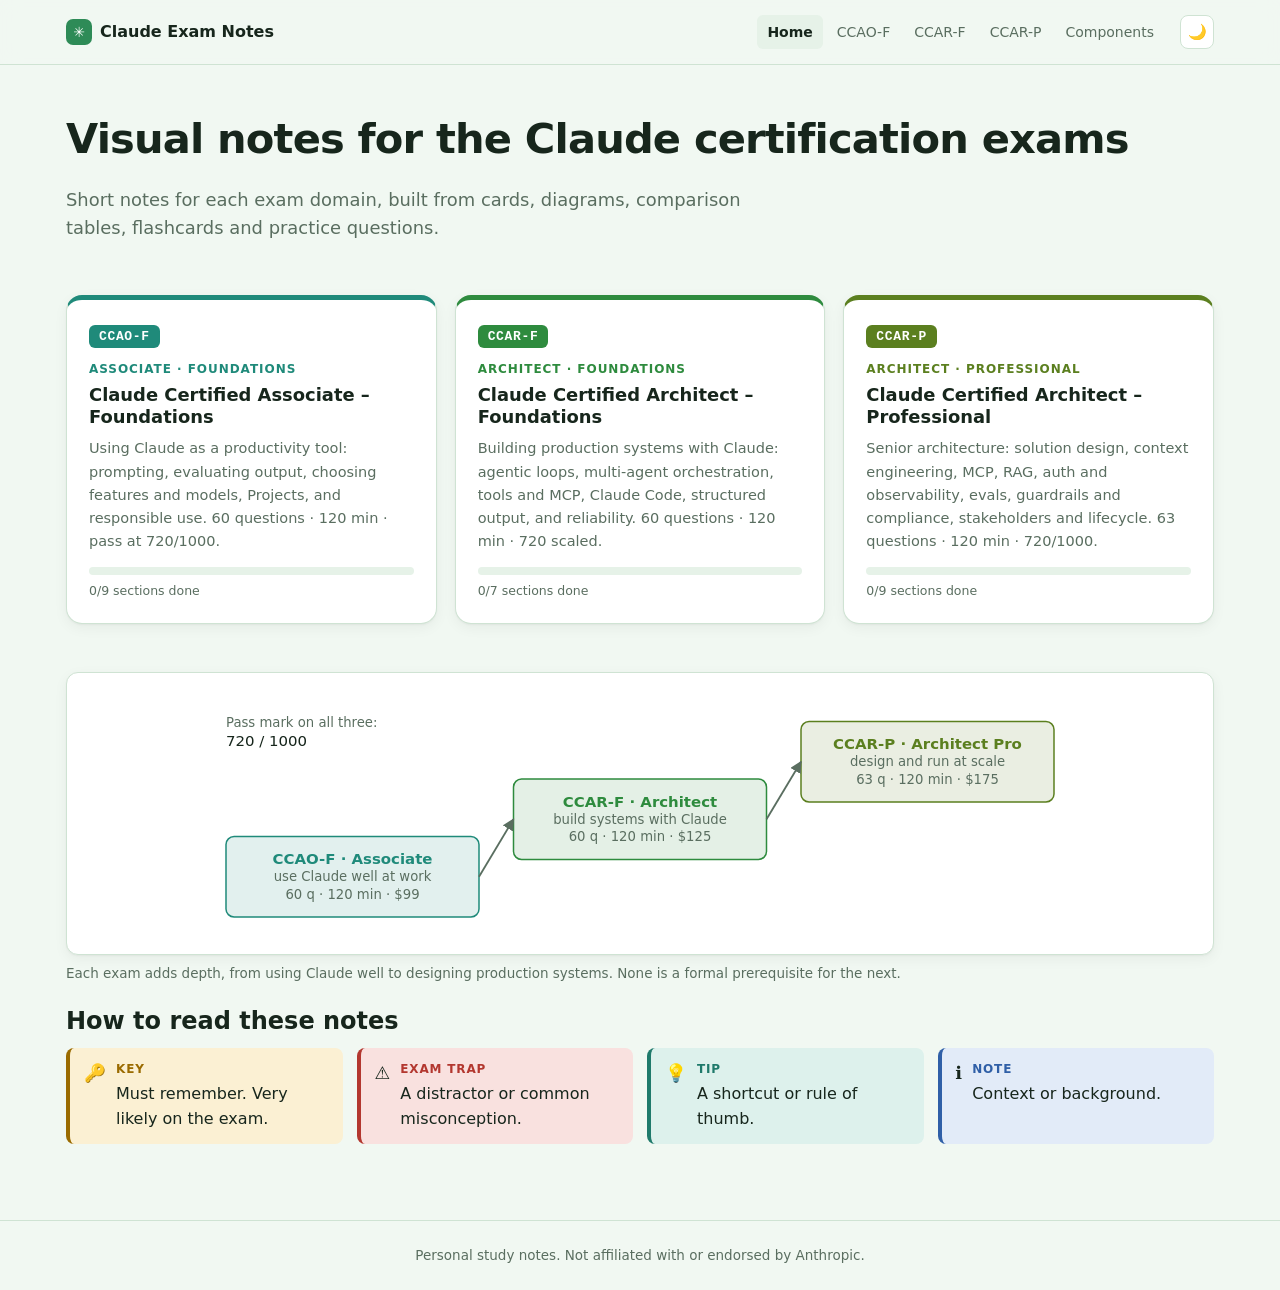
<file: index.html>
<!doctype html>
<html lang="en">
<head>
  <meta charset="utf-8">
  <meta name="viewport" content="width=device-width, initial-scale=1">
  <meta name="theme-color" content="#f1f8f2">
  <title>Claude Exam Notes</title>
  <meta name="description" content="Short, visual study notes for the Anthropic Claude certification exams: CCAO-F, CCAR-F and CCAR-P.">
  <link rel="icon" href="data:image/svg+xml,<svg xmlns='http://www.w3.org/2000/svg' viewBox='0 0 100 100'><text y='.9em' font-size='90'>✳️</text></svg>">
  <link rel="stylesheet" href="assets/css/style.css">
</head>
<body>
  <header class="site-header">
    <div class="inner">
      <a class="brand" href="index.html"><span class="logo">✳</span> Claude Exam Notes</a>
      <nav class="nav">
        <a href="index.html" aria-current="page">Home</a>
        <a href="exams/ccao-f.html">CCAO-F</a>
        <a href="exams/ccar-f.html">CCAR-F</a>
        <a href="exams/ccar-p.html">CCAR-P</a>
        <a href="components.html">Components</a>
      </nav>
      <button class="icon-btn" data-theme-toggle type="button"></button>
    </div>
  </header>

  <main class="container">
    <section class="hero">
      <h1>Visual notes for the Claude certification exams</h1>
      <p class="lead">Short notes for each exam domain, built from cards, diagrams, comparison tables, flashcards and practice questions.</p>
    </section>

    <div class="exam-tiles">
      <a class="exam-tile" data-exam="ccao-f" href="exams/ccao-f.html">
        <span class="exam-code">CCAO-F</span>
        <div class="level">Associate · Foundations</div>
        <h3>Claude Certified Associate – Foundations</h3>
        <p>Using Claude as a productivity tool: prompting, evaluating output, choosing features and models, Projects, and responsible use. 60 questions · 120 min · pass at 720/1000.</p>
        <div class="progress" data-progress-for="ccao-f"><i></i></div>
        <div class="progress-label"></div>
      </a>
      <a class="exam-tile" data-exam="ccar-f" href="exams/ccar-f.html">
        <span class="exam-code">CCAR-F</span>
        <div class="level">Architect · Foundations</div>
        <h3>Claude Certified Architect – Foundations</h3>
        <p>Building production systems with Claude: agentic loops, multi-agent orchestration, tools and MCP, Claude Code, structured output, and reliability. 60 questions · 120 min · 720 scaled.</p>
        <div class="progress" data-progress-for="ccar-f"><i></i></div>
        <div class="progress-label"></div>
      </a>
      <a class="exam-tile" data-exam="ccar-p" href="exams/ccar-p.html">
        <span class="exam-code">CCAR-P</span>
        <div class="level">Architect · Professional</div>
        <h3>Claude Certified Architect – Professional</h3>
        <p>Senior architecture: solution design, context engineering, MCP, RAG, auth and observability, evals, guardrails and compliance, stakeholders and lifecycle. 63 questions · 120 min · 720/1000.</p>
        <div class="progress" data-progress-for="ccar-p"><i></i></div>
        <div class="progress-label"></div>
      </a>
    </div>

    <!-- dg:ex-ladder -->
<figure class="dg" id="fig-ex-ladder">
<div class="dg-scroll">
<svg viewBox="0 0 760 220" role="img" aria-label="The three exams as rising steps: Associate Foundations, Architect Foundations, Architect Professional" style="min-width:608px;max-width:874px;margin:0 auto" xmlns="http://www.w3.org/2000/svg">
<defs><marker id="ah-ex-ladder" viewBox="0 0 10 10" refX="9" refY="5" markerWidth="6.5" markerHeight="6.5" orient="auto-start-reverse"><path d="M0,0 L10,5 L0,10 z" class="ah"/></marker><marker id="ah-ex-ladder-a" viewBox="0 0 10 10" refX="9" refY="5" markerWidth="6.5" markerHeight="6.5" orient="auto-start-reverse"><path d="M0,0 L10,5 L0,10 z" class="ah a"/></marker><marker id="ah-ex-ladder-x" viewBox="0 0 10 10" refX="9" refY="5" markerWidth="6.5" markerHeight="6.5" orient="auto-start-reverse"><path d="M0,0 L10,5 L0,10 z" class="ah bad"/></marker><marker id="ah-ex-ladder-o" viewBox="0 0 10 10" refX="9" refY="5" markerWidth="6.5" markerHeight="6.5" orient="auto-start-reverse"><path d="M0,0 L10,5 L0,10 z" class="ah ok"/></marker></defs>
<g class="bx c1"><rect x="20" y="130" width="220" height="70" rx="7"/>
<text x="130" y="154" class="b" text-anchor="middle">CCAO-F · Associate</text>
<text x="130" y="169" class="s" text-anchor="middle">use Claude well at work</text>
<text x="130" y="184" class="s" text-anchor="middle">60 q · 120 min · $99</text>
</g>
<g class="bx c2"><rect x="270" y="80" width="220" height="70" rx="7"/>
<text x="380" y="104" class="b" text-anchor="middle">CCAR-F · Architect</text>
<text x="380" y="119" class="s" text-anchor="middle">build systems with Claude</text>
<text x="380" y="134" class="s" text-anchor="middle">60 q · 120 min · $125</text>
</g>
<g class="bx c3"><rect x="520" y="30" width="220" height="70" rx="7"/>
<text x="630" y="54" class="b" text-anchor="middle">CCAR-P · Architect Pro</text>
<text x="630" y="69" class="s" text-anchor="middle">design and run at scale</text>
<text x="630" y="84" class="s" text-anchor="middle">63 q · 120 min · $175</text>
</g>
<path class="ln " d="M240,165 L270,115" marker-end="url(#ah-ex-ladder)"/>
<path class="ln " d="M490,115 L520,65" marker-end="url(#ah-ex-ladder)"/>
<g class="tx ">
<text x="20" y="34.5" class="s" text-anchor="start">Pass mark on all three:</text>
<text x="20" y="51.5" class="r" text-anchor="start">720 / 1000</text>
</g>
</svg>
</div>
<figcaption>Each exam adds depth, from using Claude well to designing production systems. None is a formal prerequisite for the next.</figcaption>
</figure>
<!-- /dg:ex-ladder -->

    <h2>How to read these notes</h2>
    <div class="grid" style="margin-bottom:60px">
      <div class="callout key"><div><strong class="label">Key</strong>Must remember. Very likely on the exam.</div></div>
      <div class="callout trap"><div><strong class="label">Exam trap</strong>A distractor or common misconception.</div></div>
      <div class="callout tip"><div><strong class="label">Tip</strong>A shortcut or rule of thumb.</div></div>
      <div class="callout info"><div><strong class="label">Note</strong>Context or background.</div></div>
    </div>
  </main>

  <footer class="site-footer">Personal study notes. Not affiliated with or endorsed by Anthropic.</footer>
  <script src="assets/js/app.js"></script>
</body>
</html>
</file>
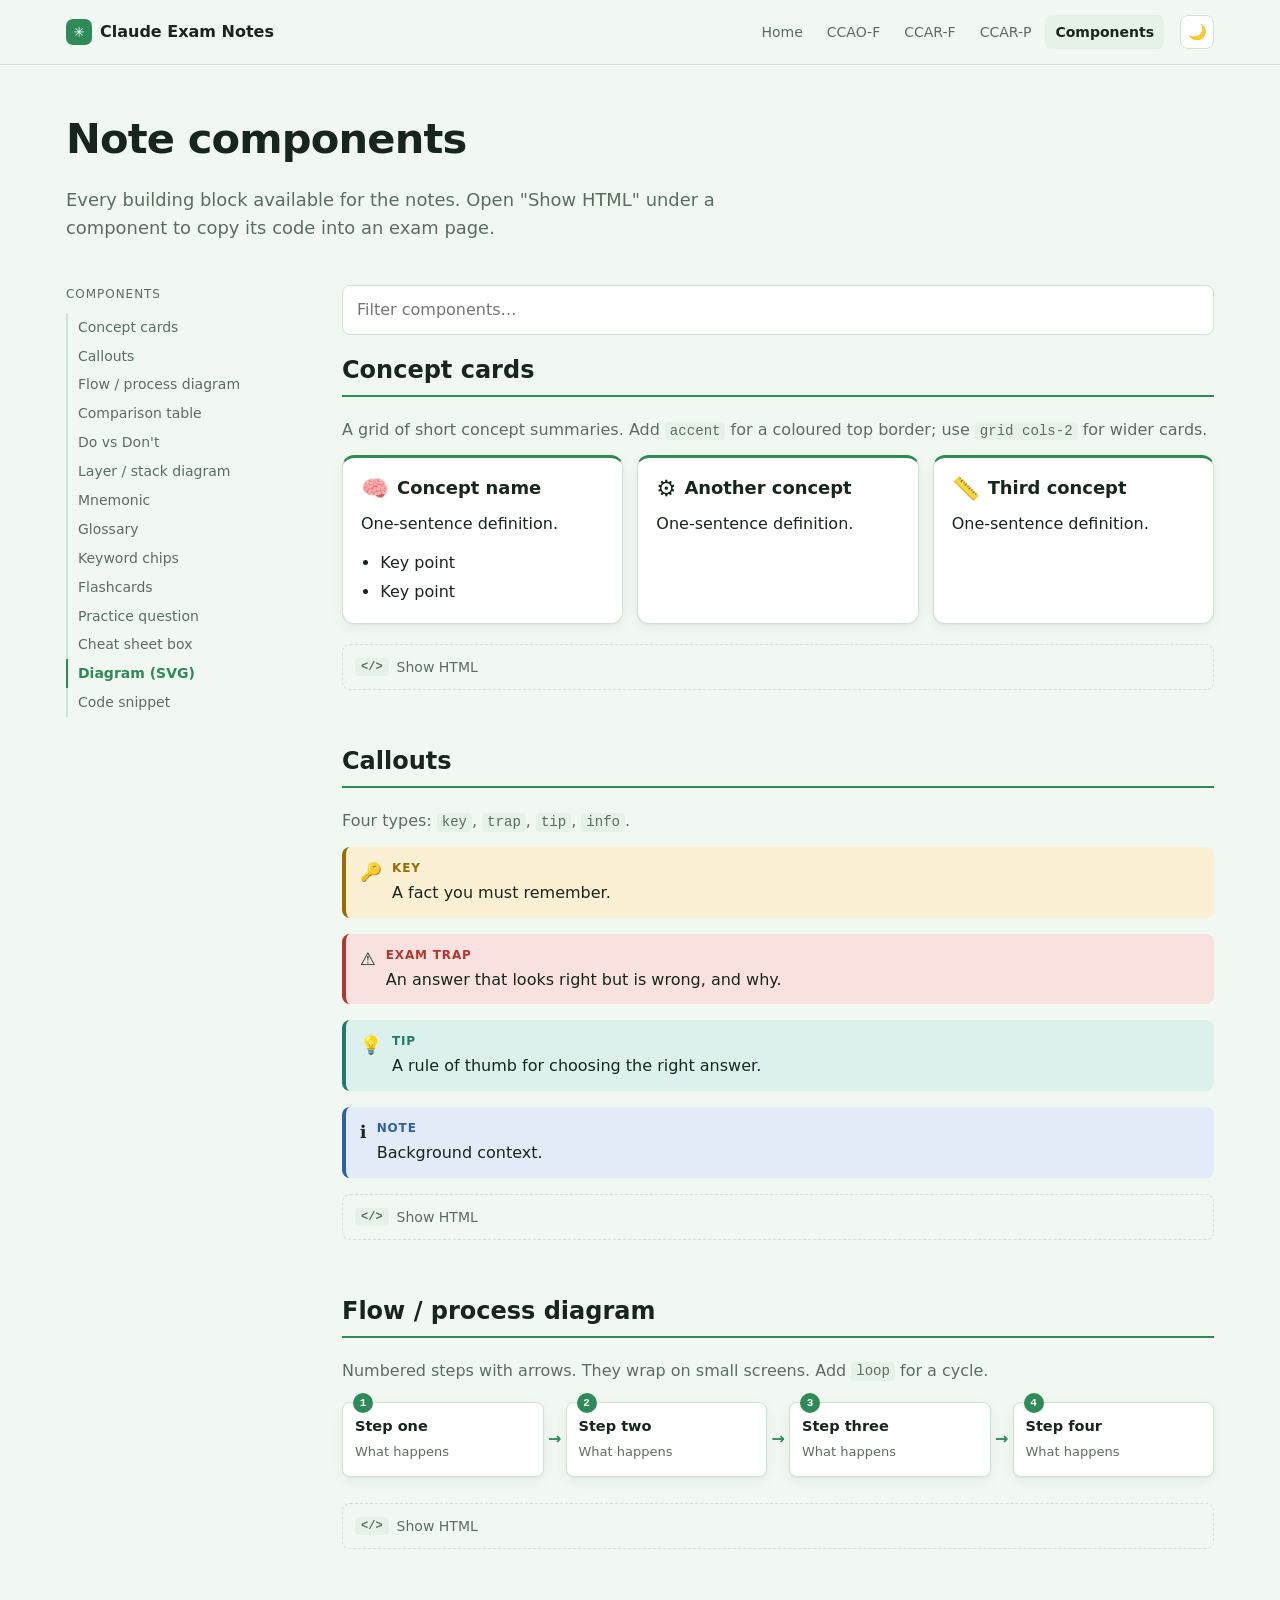
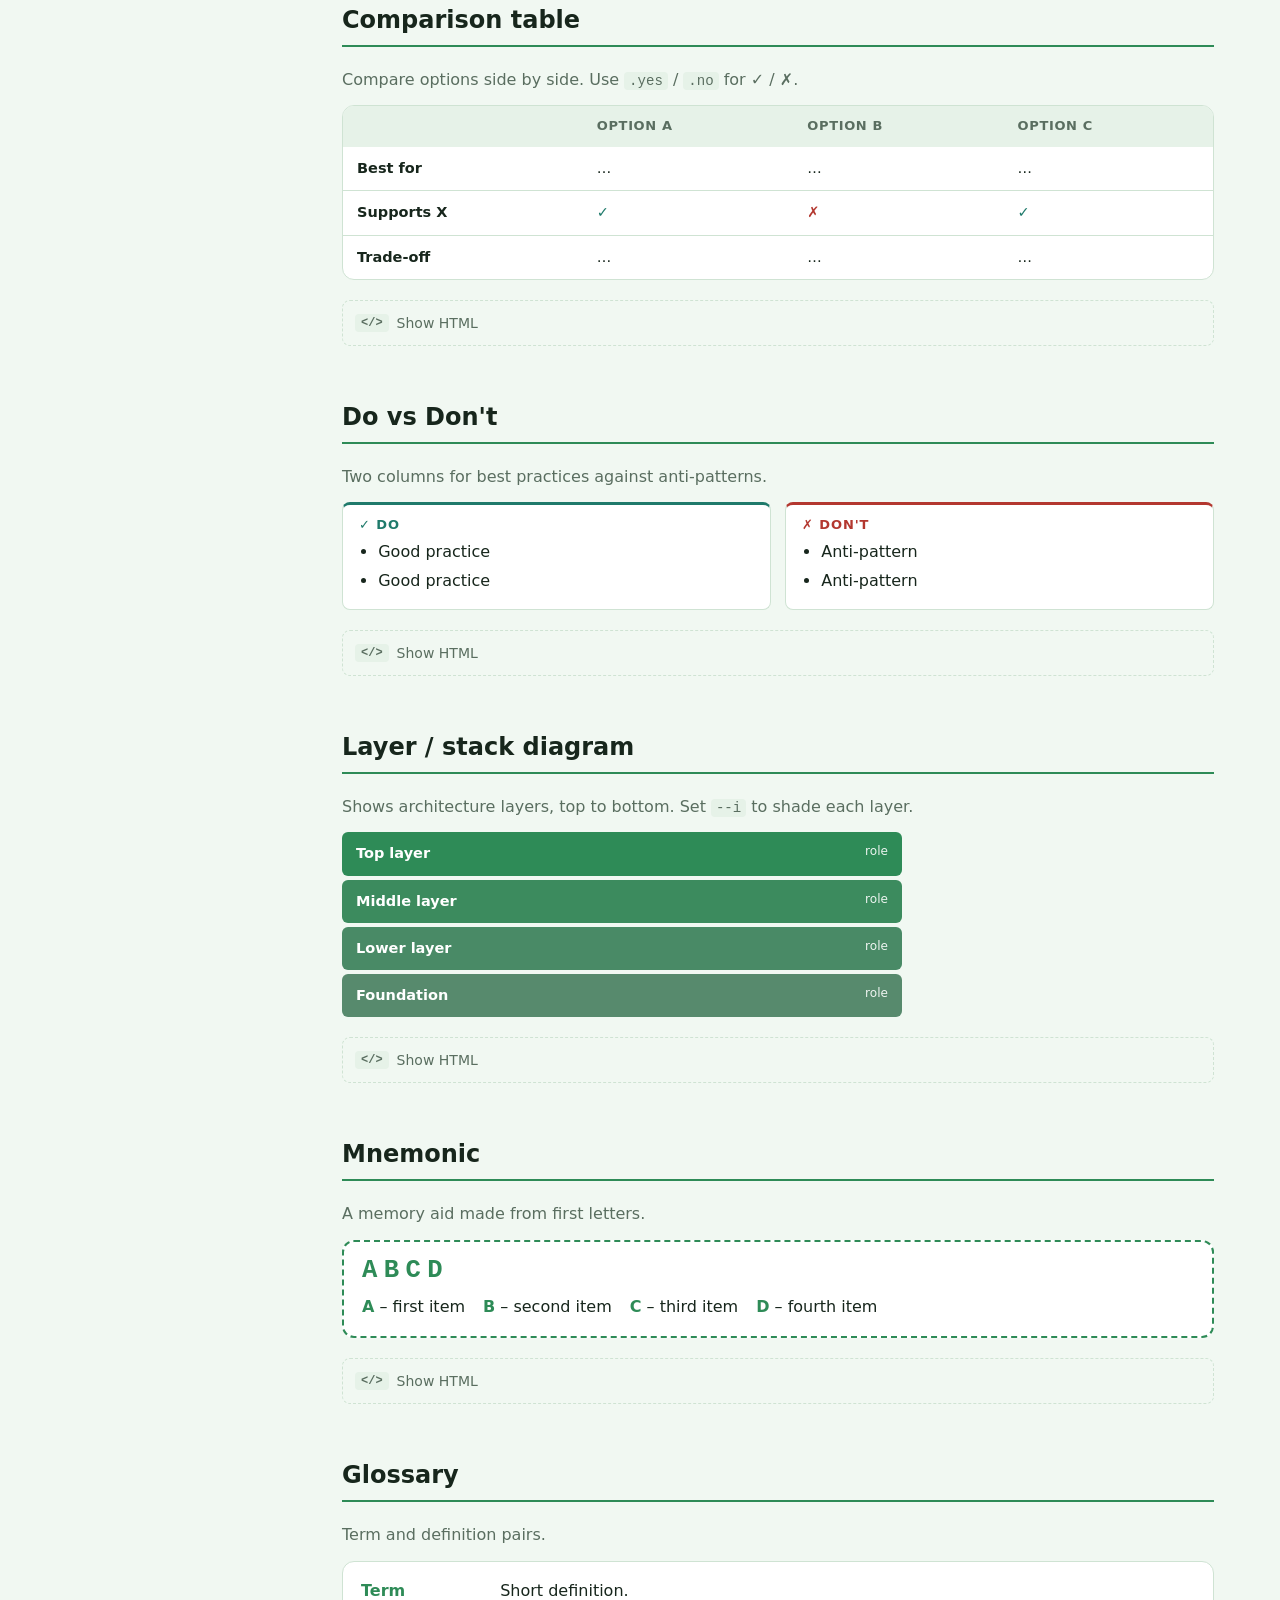
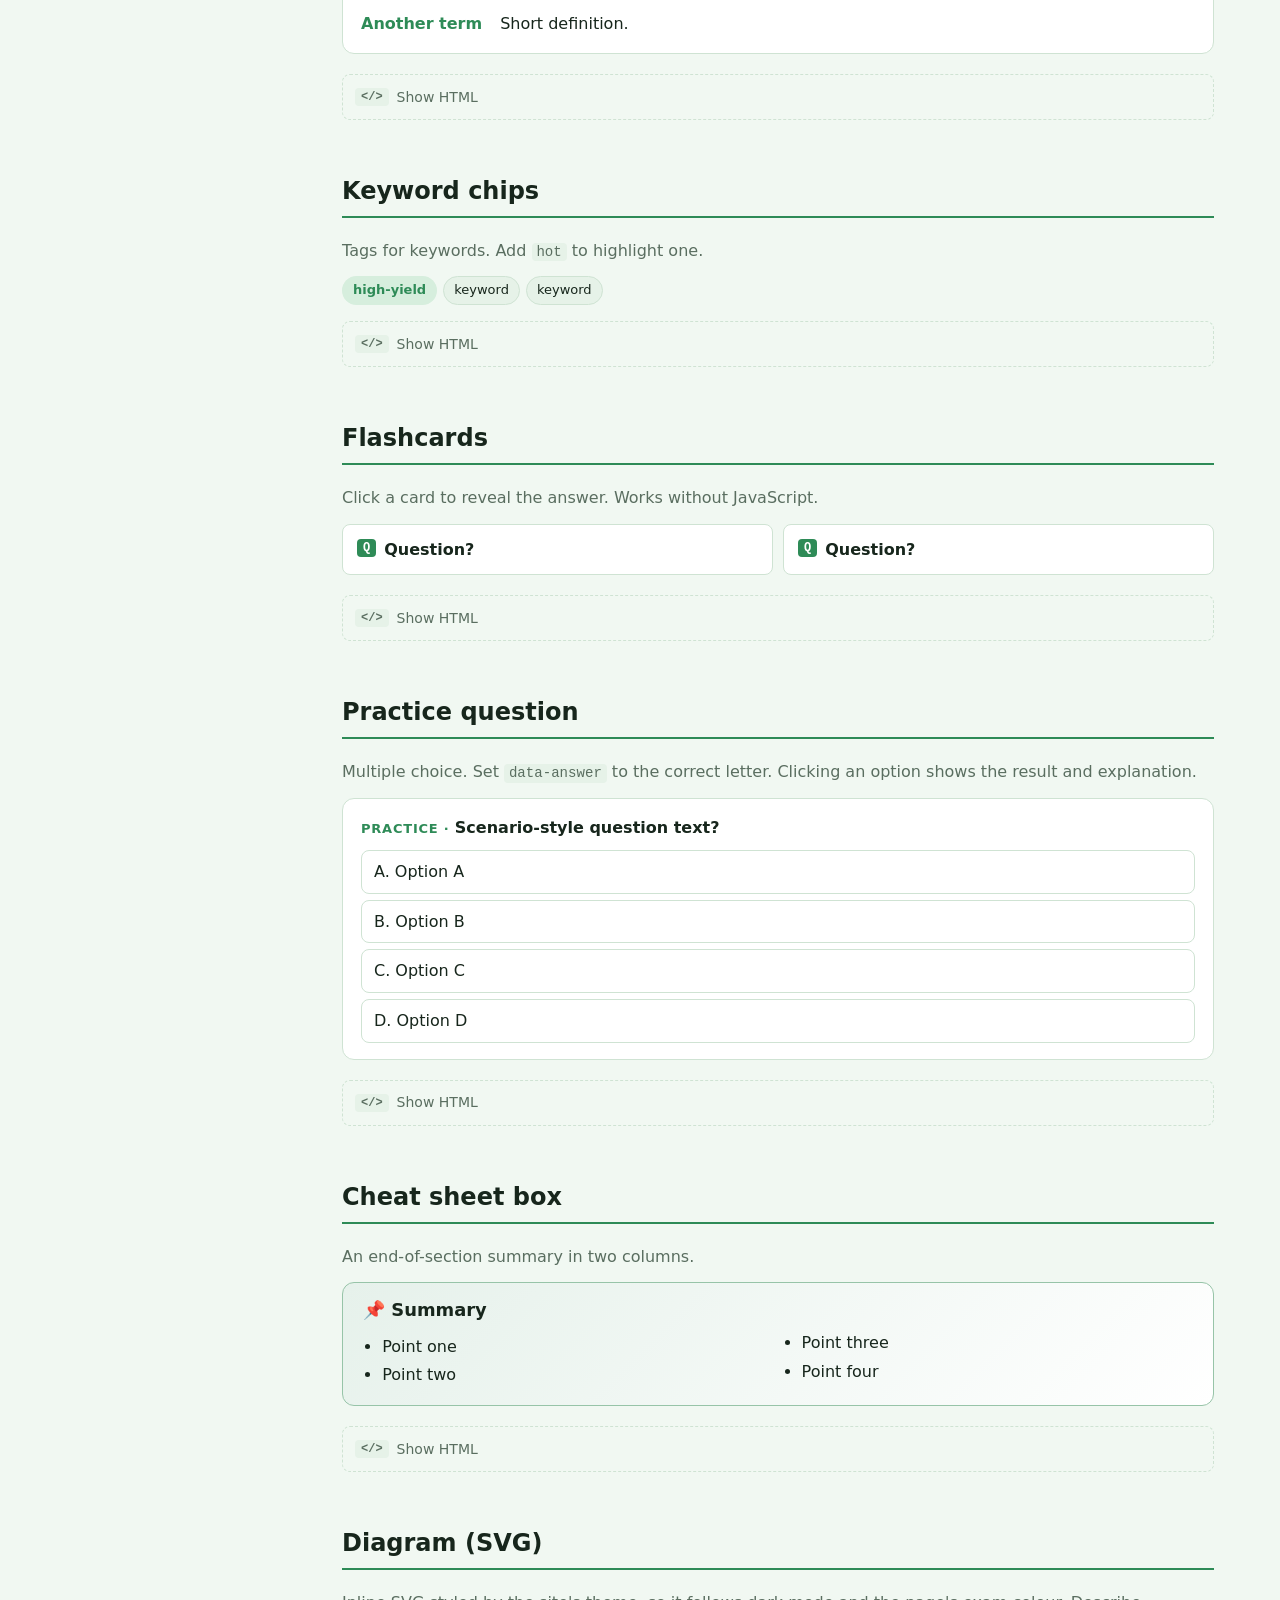
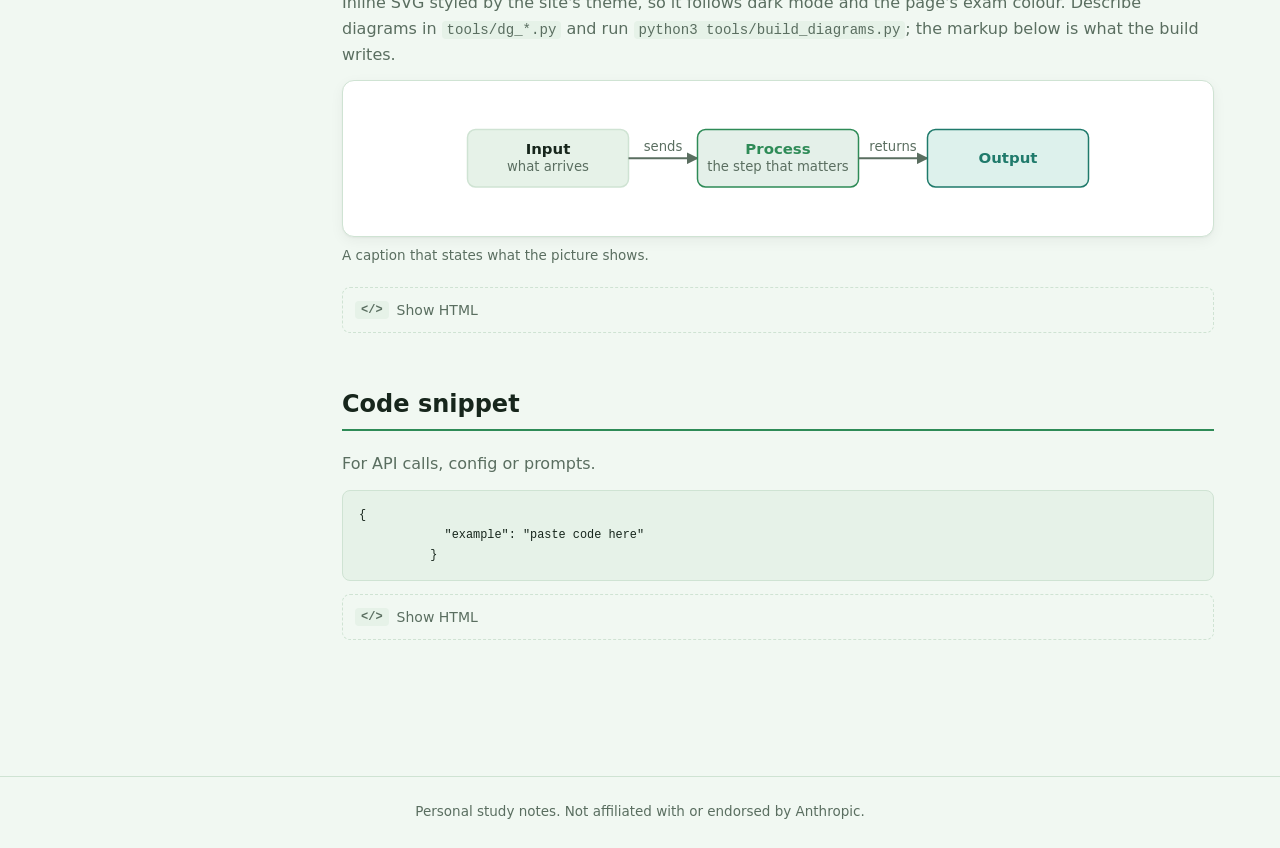
<file: components.html>
<!doctype html>
<html lang="en">
<head>
  <meta charset="utf-8">
  <meta name="viewport" content="width=device-width, initial-scale=1">
  <meta name="theme-color" content="#f1f8f2">
  <title>Note Components</title>
  <meta name="description" content="Reusable visual note components with copy-paste HTML.">
  <link rel="icon" href="data:image/svg+xml,<svg xmlns='http://www.w3.org/2000/svg' viewBox='0 0 100 100'><text y='.9em' font-size='90'>✳️</text></svg>">
  <link rel="stylesheet" href="assets/css/style.css">
</head>
<body>
  <header class="site-header">
    <div class="inner">
      <a class="brand" href="index.html"><span class="logo">✳</span> Claude Exam Notes</a>
      <nav class="nav">
        <a href="index.html">Home</a>
        <a href="exams/ccao-f.html">CCAO-F</a>
        <a href="exams/ccar-f.html">CCAR-F</a>
        <a href="exams/ccar-p.html">CCAR-P</a>
        <a href="components.html" aria-current="page">Components</a>
      </nav>
      <button class="icon-btn" data-theme-toggle type="button"></button>
    </div>
  </header>

  <main class="container">
    <div class="hero">
      <h1>Note components</h1>
      <p class="lead">Every building block available for the notes. Open "Show HTML" under a component to copy its code into an exam page.</p>
    </div>
    <div class="with-toc">
      <aside class="toc"><div class="toc-title">Components</div><nav data-toc></nav></aside>
      <div>
        <input class="search" type="search" placeholder="Filter components…" data-search aria-label="Filter components">

        <section class="domain" id="cards">
          <div class="domain-head"><h2>Concept cards</h2></div>
          <p class="muted">A grid of short concept summaries. Add <code>accent</code> for a coloured top border; use <code>grid cols-2</code> for wider cards.</p>
          <div class="grid">
            <div class="card accent">
              <h3><span class="ico">🧠</span> Concept name</h3>
              <p>One-sentence definition.</p>
              <ul><li>Key point</li><li>Key point</li></ul>
            </div>
            <div class="card accent">
              <h3><span class="ico">⚙️</span> Another concept</h3>
              <p>One-sentence definition.</p>
            </div>
            <div class="card accent">
              <h3><span class="ico">📏</span> Third concept</h3>
              <p>One-sentence definition.</p>
            </div>
          </div>
          <details class="qa code-toggle"><summary>Show HTML</summary><div class="a"><pre><code>&lt;div class=&quot;grid&quot;&gt;
  &lt;div class=&quot;card accent&quot;&gt;
    &lt;h3&gt;&lt;span class=&quot;ico&quot;&gt;🧠&lt;/span&gt; Concept name&lt;/h3&gt;
    &lt;p&gt;One-sentence definition.&lt;/p&gt;
    &lt;ul&gt;&lt;li&gt;Key point&lt;/li&gt;&lt;li&gt;Key point&lt;/li&gt;&lt;/ul&gt;
  &lt;/div&gt;
  &lt;div class=&quot;card accent&quot;&gt;
    &lt;h3&gt;&lt;span class=&quot;ico&quot;&gt;⚙️&lt;/span&gt; Another concept&lt;/h3&gt;
    &lt;p&gt;One-sentence definition.&lt;/p&gt;
  &lt;/div&gt;
  &lt;div class=&quot;card accent&quot;&gt;
    &lt;h3&gt;&lt;span class=&quot;ico&quot;&gt;📏&lt;/span&gt; Third concept&lt;/h3&gt;
    &lt;p&gt;One-sentence definition.&lt;/p&gt;
  &lt;/div&gt;
&lt;/div&gt;</code></pre></div></details>
        </section>

        <section class="domain" id="callouts">
          <div class="domain-head"><h2>Callouts</h2></div>
          <p class="muted">Four types: <code>key</code>, <code>trap</code>, <code>tip</code>, <code>info</code>.</p>
          <div class="callout key"><div><strong class="label">Key</strong>A fact you must remember.</div></div>
          <div class="callout trap"><div><strong class="label">Exam trap</strong>An answer that looks right but is wrong, and why.</div></div>
          <div class="callout tip"><div><strong class="label">Tip</strong>A rule of thumb for choosing the right answer.</div></div>
          <div class="callout info"><div><strong class="label">Note</strong>Background context.</div></div>
          <details class="qa code-toggle"><summary>Show HTML</summary><div class="a"><pre><code>&lt;div class=&quot;callout key&quot;&gt;&lt;div&gt;&lt;strong class=&quot;label&quot;&gt;Key&lt;/strong&gt;A fact you must remember.&lt;/div&gt;&lt;/div&gt;
&lt;div class=&quot;callout trap&quot;&gt;&lt;div&gt;&lt;strong class=&quot;label&quot;&gt;Exam trap&lt;/strong&gt;An answer that looks right but is wrong, and why.&lt;/div&gt;&lt;/div&gt;
&lt;div class=&quot;callout tip&quot;&gt;&lt;div&gt;&lt;strong class=&quot;label&quot;&gt;Tip&lt;/strong&gt;A rule of thumb for choosing the right answer.&lt;/div&gt;&lt;/div&gt;
&lt;div class=&quot;callout info&quot;&gt;&lt;div&gt;&lt;strong class=&quot;label&quot;&gt;Note&lt;/strong&gt;Background context.&lt;/div&gt;&lt;/div&gt;</code></pre></div></details>
        </section>

        <section class="domain" id="flow">
          <div class="domain-head"><h2>Flow / process diagram</h2></div>
          <p class="muted">Numbered steps with arrows. They wrap on small screens. Add <code>loop</code> for a cycle.</p>
          <div class="flow">
            <div class="step"><b>Step one</b><span>What happens</span></div>
            <div class="step"><b>Step two</b><span>What happens</span></div>
            <div class="step"><b>Step three</b><span>What happens</span></div>
            <div class="step"><b>Step four</b><span>What happens</span></div>
          </div>
          <details class="qa code-toggle"><summary>Show HTML</summary><div class="a"><pre><code>&lt;div class=&quot;flow&quot;&gt;
  &lt;div class=&quot;step&quot;&gt;&lt;b&gt;Step one&lt;/b&gt;&lt;span&gt;What happens&lt;/span&gt;&lt;/div&gt;
  &lt;div class=&quot;step&quot;&gt;&lt;b&gt;Step two&lt;/b&gt;&lt;span&gt;What happens&lt;/span&gt;&lt;/div&gt;
  &lt;div class=&quot;step&quot;&gt;&lt;b&gt;Step three&lt;/b&gt;&lt;span&gt;What happens&lt;/span&gt;&lt;/div&gt;
  &lt;div class=&quot;step&quot;&gt;&lt;b&gt;Step four&lt;/b&gt;&lt;span&gt;What happens&lt;/span&gt;&lt;/div&gt;
&lt;/div&gt;</code></pre></div></details>
        </section>

        <section class="domain" id="compare">
          <div class="domain-head"><h2>Comparison table</h2></div>
          <p class="muted">Compare options side by side. Use <code>.yes</code> / <code>.no</code> for ✓ / ✗.</p>
          <div class="table-wrap">
            <table class="compare">
              <thead><tr><th></th><th>Option A</th><th>Option B</th><th>Option C</th></tr></thead>
              <tbody>
                <tr><th>Best for</th><td>…</td><td>…</td><td>…</td></tr>
                <tr><th>Supports X</th><td class="yes">✓</td><td class="no">✗</td><td class="yes">✓</td></tr>
                <tr><th>Trade-off</th><td>…</td><td>…</td><td>…</td></tr>
              </tbody>
            </table>
          </div>
          <details class="qa code-toggle"><summary>Show HTML</summary><div class="a"><pre><code>&lt;div class=&quot;table-wrap&quot;&gt;
  &lt;table class=&quot;compare&quot;&gt;
    &lt;thead&gt;&lt;tr&gt;&lt;th&gt;&lt;/th&gt;&lt;th&gt;Option A&lt;/th&gt;&lt;th&gt;Option B&lt;/th&gt;&lt;th&gt;Option C&lt;/th&gt;&lt;/tr&gt;&lt;/thead&gt;
    &lt;tbody&gt;
      &lt;tr&gt;&lt;th&gt;Best for&lt;/th&gt;&lt;td&gt;…&lt;/td&gt;&lt;td&gt;…&lt;/td&gt;&lt;td&gt;…&lt;/td&gt;&lt;/tr&gt;
      &lt;tr&gt;&lt;th&gt;Supports X&lt;/th&gt;&lt;td class=&quot;yes&quot;&gt;✓&lt;/td&gt;&lt;td class=&quot;no&quot;&gt;✗&lt;/td&gt;&lt;td class=&quot;yes&quot;&gt;✓&lt;/td&gt;&lt;/tr&gt;
      &lt;tr&gt;&lt;th&gt;Trade-off&lt;/th&gt;&lt;td&gt;…&lt;/td&gt;&lt;td&gt;…&lt;/td&gt;&lt;td&gt;…&lt;/td&gt;&lt;/tr&gt;
    &lt;/tbody&gt;
  &lt;/table&gt;
&lt;/div&gt;</code></pre></div></details>
        </section>

        <section class="domain" id="dodont">
          <div class="domain-head"><h2>Do vs Don't</h2></div>
          <p class="muted">Two columns for best practices against anti-patterns.</p>
          <div class="dodont">
            <div class="do"><h4>✓ Do</h4><ul><li>Good practice</li><li>Good practice</li></ul></div>
            <div class="dont"><h4>✗ Don't</h4><ul><li>Anti-pattern</li><li>Anti-pattern</li></ul></div>
          </div>
          <details class="qa code-toggle"><summary>Show HTML</summary><div class="a"><pre><code>&lt;div class=&quot;dodont&quot;&gt;
  &lt;div class=&quot;do&quot;&gt;&lt;h4&gt;✓ Do&lt;/h4&gt;&lt;ul&gt;&lt;li&gt;Good practice&lt;/li&gt;&lt;li&gt;Good practice&lt;/li&gt;&lt;/ul&gt;&lt;/div&gt;
  &lt;div class=&quot;dont&quot;&gt;&lt;h4&gt;✗ Don&#x27;t&lt;/h4&gt;&lt;ul&gt;&lt;li&gt;Anti-pattern&lt;/li&gt;&lt;li&gt;Anti-pattern&lt;/li&gt;&lt;/ul&gt;&lt;/div&gt;
&lt;/div&gt;</code></pre></div></details>
        </section>

        <section class="domain" id="stack">
          <div class="domain-head"><h2>Layer / stack diagram</h2></div>
          <p class="muted">Shows architecture layers, top to bottom. Set <code>--i</code> to shade each layer.</p>
          <div class="stack">
            <div class="layer" style="--i:0">Top layer <small>role</small></div>
            <div class="layer" style="--i:1">Middle layer <small>role</small></div>
            <div class="layer" style="--i:2">Lower layer <small>role</small></div>
            <div class="layer" style="--i:3">Foundation <small>role</small></div>
          </div>
          <details class="qa code-toggle"><summary>Show HTML</summary><div class="a"><pre><code>&lt;div class=&quot;stack&quot;&gt;
  &lt;div class=&quot;layer&quot; style=&quot;--i:0&quot;&gt;Top layer &lt;small&gt;role&lt;/small&gt;&lt;/div&gt;
  &lt;div class=&quot;layer&quot; style=&quot;--i:1&quot;&gt;Middle layer &lt;small&gt;role&lt;/small&gt;&lt;/div&gt;
  &lt;div class=&quot;layer&quot; style=&quot;--i:2&quot;&gt;Lower layer &lt;small&gt;role&lt;/small&gt;&lt;/div&gt;
  &lt;div class=&quot;layer&quot; style=&quot;--i:3&quot;&gt;Foundation &lt;small&gt;role&lt;/small&gt;&lt;/div&gt;
&lt;/div&gt;</code></pre></div></details>
        </section>

        <section class="domain" id="mnemonic">
          <div class="domain-head"><h2>Mnemonic</h2></div>
          <p class="muted">A memory aid made from first letters.</p>
          <div class="mnemonic">
            <div class="word">ABCD</div>
            <ul>
              <li><b>A</b> – first item</li>
              <li><b>B</b> – second item</li>
              <li><b>C</b> – third item</li>
              <li><b>D</b> – fourth item</li>
            </ul>
          </div>
          <details class="qa code-toggle"><summary>Show HTML</summary><div class="a"><pre><code>&lt;div class=&quot;mnemonic&quot;&gt;
  &lt;div class=&quot;word&quot;&gt;ABCD&lt;/div&gt;
  &lt;ul&gt;
    &lt;li&gt;&lt;b&gt;A&lt;/b&gt; – first item&lt;/li&gt;
    &lt;li&gt;&lt;b&gt;B&lt;/b&gt; – second item&lt;/li&gt;
    &lt;li&gt;&lt;b&gt;C&lt;/b&gt; – third item&lt;/li&gt;
    &lt;li&gt;&lt;b&gt;D&lt;/b&gt; – fourth item&lt;/li&gt;
  &lt;/ul&gt;
&lt;/div&gt;</code></pre></div></details>
        </section>

        <section class="domain" id="glossary">
          <div class="domain-head"><h2>Glossary</h2></div>
          <p class="muted">Term and definition pairs.</p>
          <dl class="glossary">
            <dt>Term</dt><dd>Short definition.</dd>
            <dt>Another term</dt><dd>Short definition.</dd>
          </dl>
          <details class="qa code-toggle"><summary>Show HTML</summary><div class="a"><pre><code>&lt;dl class=&quot;glossary&quot;&gt;
  &lt;dt&gt;Term&lt;/dt&gt;&lt;dd&gt;Short definition.&lt;/dd&gt;
  &lt;dt&gt;Another term&lt;/dt&gt;&lt;dd&gt;Short definition.&lt;/dd&gt;
&lt;/dl&gt;</code></pre></div></details>
        </section>

        <section class="domain" id="chips">
          <div class="domain-head"><h2>Keyword chips</h2></div>
          <p class="muted">Tags for keywords. Add <code>hot</code> to highlight one.</p>
          <div class="chips">
            <span class="chip hot">high-yield</span>
            <span class="chip">keyword</span>
            <span class="chip">keyword</span>
          </div>
          <details class="qa code-toggle"><summary>Show HTML</summary><div class="a"><pre><code>&lt;div class=&quot;chips&quot;&gt;
  &lt;span class=&quot;chip hot&quot;&gt;high-yield&lt;/span&gt;
  &lt;span class=&quot;chip&quot;&gt;keyword&lt;/span&gt;
  &lt;span class=&quot;chip&quot;&gt;keyword&lt;/span&gt;
&lt;/div&gt;</code></pre></div></details>
        </section>

        <section class="domain" id="flashcards">
          <div class="domain-head"><h2>Flashcards</h2></div>
          <p class="muted">Click a card to reveal the answer. Works without JavaScript.</p>
          <div class="flashcards">
            <details class="qa"><summary>Question?</summary><div class="a"><p>Answer.</p></div></details>
            <details class="qa"><summary>Question?</summary><div class="a"><p>Answer.</p></div></details>
          </div>
          <details class="qa code-toggle"><summary>Show HTML</summary><div class="a"><pre><code>&lt;div class=&quot;flashcards&quot;&gt;
  &lt;details class=&quot;qa&quot;&gt;&lt;summary&gt;Question?&lt;/summary&gt;&lt;div class=&quot;a&quot;&gt;&lt;p&gt;Answer.&lt;/p&gt;&lt;/div&gt;&lt;/details&gt;
  &lt;details class=&quot;qa&quot;&gt;&lt;summary&gt;Question?&lt;/summary&gt;&lt;div class=&quot;a&quot;&gt;&lt;p&gt;Answer.&lt;/p&gt;&lt;/div&gt;&lt;/details&gt;
&lt;/div&gt;</code></pre></div></details>
        </section>

        <section class="domain" id="quiz">
          <div class="domain-head"><h2>Practice question</h2></div>
          <p class="muted">Multiple choice. Set <code>data-answer</code> to the correct letter. Clicking an option shows the result and explanation.</p>
          <div class="quiz" data-answer="B">
            <div class="q">Scenario-style question text?</div>
            <ol>
              <li>Option A</li>
              <li>Option B</li>
              <li>Option C</li>
              <li>Option D</li>
            </ol>
            <div class="why"><b>Answer: B.</b> Why B is right and the others are wrong.</div>
          </div>
          <details class="qa code-toggle"><summary>Show HTML</summary><div class="a"><pre><code>&lt;div class=&quot;quiz&quot; data-answer=&quot;B&quot;&gt;
  &lt;div class=&quot;q&quot;&gt;Scenario-style question text?&lt;/div&gt;
  &lt;ol&gt;
    &lt;li&gt;Option A&lt;/li&gt;
    &lt;li&gt;Option B&lt;/li&gt;
    &lt;li&gt;Option C&lt;/li&gt;
    &lt;li&gt;Option D&lt;/li&gt;
  &lt;/ol&gt;
  &lt;div class=&quot;why&quot;&gt;&lt;b&gt;Answer: B.&lt;/b&gt; Why B is right and the others are wrong.&lt;/div&gt;
&lt;/div&gt;</code></pre></div></details>
        </section>

        <section class="domain" id="cheatsheet">
          <div class="domain-head"><h2>Cheat sheet box</h2></div>
          <p class="muted">An end-of-section summary in two columns.</p>
          <div class="cheatsheet">
            <h3>Summary</h3>
            <ul>
              <li>Point one</li><li>Point two</li><li>Point three</li><li>Point four</li>
            </ul>
          </div>
          <details class="qa code-toggle"><summary>Show HTML</summary><div class="a"><pre><code>&lt;div class=&quot;cheatsheet&quot;&gt;
  &lt;h3&gt;Summary&lt;/h3&gt;
  &lt;ul&gt;
    &lt;li&gt;Point one&lt;/li&gt;&lt;li&gt;Point two&lt;/li&gt;&lt;li&gt;Point three&lt;/li&gt;&lt;li&gt;Point four&lt;/li&gt;
  &lt;/ul&gt;
&lt;/div&gt;</code></pre></div></details>
        </section>

        <!-- dg:demo -->
<section class="domain" id="diagram">
          <div class="domain-head"><h2>Diagram (SVG)</h2></div>
          <p class="muted">Inline SVG styled by the site's theme, so it follows dark mode and the page's exam colour. Describe diagrams in <code>tools/dg_*.py</code> and run <code>python3 tools/build_diagrams.py</code>; the markup below is what the build writes.</p>
<figure class="dg" id="fig-demo">
<div class="dg-scroll">
<svg viewBox="0 0 560 110" role="img" aria-label="Example diagram: input, process, output" style="min-width:420px;max-width:644px;margin:0 auto" xmlns="http://www.w3.org/2000/svg">
<defs><marker id="ah-demo" viewBox="0 0 10 10" refX="9" refY="5" markerWidth="6.5" markerHeight="6.5" orient="auto-start-reverse"><path d="M0,0 L10,5 L0,10 z" class="ah"/></marker><marker id="ah-demo-a" viewBox="0 0 10 10" refX="9" refY="5" markerWidth="6.5" markerHeight="6.5" orient="auto-start-reverse"><path d="M0,0 L10,5 L0,10 z" class="ah a"/></marker><marker id="ah-demo-x" viewBox="0 0 10 10" refX="9" refY="5" markerWidth="6.5" markerHeight="6.5" orient="auto-start-reverse"><path d="M0,0 L10,5 L0,10 z" class="ah bad"/></marker><marker id="ah-demo-o" viewBox="0 0 10 10" refX="9" refY="5" markerWidth="6.5" markerHeight="6.5" orient="auto-start-reverse"><path d="M0,0 L10,5 L0,10 z" class="ah ok"/></marker></defs>
<g class="bx "><rect x="10" y="30" width="140" height="50" rx="7"/>
<text x="80" y="51.5" class="b" text-anchor="middle">Input</text>
<text x="80" y="66.5" class="s" text-anchor="middle">what arrives</text>
</g>
<path class="ln " d="M150,55 L210,55" marker-end="url(#ah-demo)"/>
<text x="180" y="49" class="lb " text-anchor="middle">sends</text>
<g class="bx a"><rect x="210" y="30" width="140" height="50" rx="7"/>
<text x="280" y="51.5" class="b" text-anchor="middle">Process</text>
<text x="280" y="66.5" class="s" text-anchor="middle">the step that matters</text>
</g>
<path class="ln " d="M350,55 L410,55" marker-end="url(#ah-demo)"/>
<text x="380" y="49" class="lb " text-anchor="middle">returns</text>
<g class="bx ok"><rect x="410" y="30" width="140" height="50" rx="7"/>
<text x="480" y="59" class="b" text-anchor="middle">Output</text>
</g>
</svg>
</div>
<figcaption>A caption that states what the picture shows.</figcaption>
</figure>
          <details class="qa code-toggle"><summary>Show HTML</summary><div class="a"><pre><code>&lt;figure class=&quot;dg&quot; id=&quot;fig-demo&quot;&gt;
&lt;div class=&quot;dg-scroll&quot;&gt;
&lt;svg viewBox=&quot;0 0 560 110&quot; role=&quot;img&quot; aria-label=&quot;Example diagram: input, process, output&quot; style=&quot;min-width:420px;max-width:644px;margin:0 auto&quot; xmlns=&quot;http://www.w3.org/2000/svg&quot;&gt;
&lt;defs&gt;&lt;marker id=&quot;ah-demo&quot; viewBox=&quot;0 0 10 10&quot; refX=&quot;9&quot; refY=&quot;5&quot; markerWidth=&quot;6.5&quot; markerHeight=&quot;6.5&quot; orient=&quot;auto-start-reverse&quot;&gt;&lt;path d=&quot;M0,0 L10,5 L0,10 z&quot; class=&quot;ah&quot;/&gt;&lt;/marker&gt;&lt;marker id=&quot;ah-demo-a&quot; viewBox=&quot;0 0 10 10&quot; refX=&quot;9&quot; refY=&quot;5&quot; markerWidth=&quot;6.5&quot; markerHeight=&quot;6.5&quot; orient=&quot;auto-start-reverse&quot;&gt;&lt;path d=&quot;M0,0 L10,5 L0,10 z&quot; class=&quot;ah a&quot;/&gt;&lt;/marker&gt;&lt;marker id=&quot;ah-demo-x&quot; viewBox=&quot;0 0 10 10&quot; refX=&quot;9&quot; refY=&quot;5&quot; markerWidth=&quot;6.5&quot; markerHeight=&quot;6.5&quot; orient=&quot;auto-start-reverse&quot;&gt;&lt;path d=&quot;M0,0 L10,5 L0,10 z&quot; class=&quot;ah bad&quot;/&gt;&lt;/marker&gt;&lt;marker id=&quot;ah-demo-o&quot; viewBox=&quot;0 0 10 10&quot; refX=&quot;9&quot; refY=&quot;5&quot; markerWidth=&quot;6.5&quot; markerHeight=&quot;6.5&quot; orient=&quot;auto-start-reverse&quot;&gt;&lt;path d=&quot;M0,0 L10,5 L0,10 z&quot; class=&quot;ah ok&quot;/&gt;&lt;/marker&gt;&lt;/defs&gt;
&lt;g class=&quot;bx &quot;&gt;&lt;rect x=&quot;10&quot; y=&quot;30&quot; width=&quot;140&quot; height=&quot;50&quot; rx=&quot;7&quot;/&gt;
&lt;text x=&quot;80&quot; y=&quot;51.5&quot; class=&quot;b&quot; text-anchor=&quot;middle&quot;&gt;Input&lt;/text&gt;
&lt;text x=&quot;80&quot; y=&quot;66.5&quot; class=&quot;s&quot; text-anchor=&quot;middle&quot;&gt;what arrives&lt;/text&gt;
&lt;/g&gt;
&lt;path class=&quot;ln &quot; d=&quot;M150,55 L210,55&quot; marker-end=&quot;url(#ah-demo)&quot;/&gt;
&lt;text x=&quot;180&quot; y=&quot;49&quot; class=&quot;lb &quot; text-anchor=&quot;middle&quot;&gt;sends&lt;/text&gt;
&lt;g class=&quot;bx a&quot;&gt;&lt;rect x=&quot;210&quot; y=&quot;30&quot; width=&quot;140&quot; height=&quot;50&quot; rx=&quot;7&quot;/&gt;
&lt;text x=&quot;280&quot; y=&quot;51.5&quot; class=&quot;b&quot; text-anchor=&quot;middle&quot;&gt;Process&lt;/text&gt;
&lt;text x=&quot;280&quot; y=&quot;66.5&quot; class=&quot;s&quot; text-anchor=&quot;middle&quot;&gt;the step that matters&lt;/text&gt;
&lt;/g&gt;
&lt;path class=&quot;ln &quot; d=&quot;M350,55 L410,55&quot; marker-end=&quot;url(#ah-demo)&quot;/&gt;
&lt;text x=&quot;380&quot; y=&quot;49&quot; class=&quot;lb &quot; text-anchor=&quot;middle&quot;&gt;returns&lt;/text&gt;
&lt;g class=&quot;bx ok&quot;&gt;&lt;rect x=&quot;410&quot; y=&quot;30&quot; width=&quot;140&quot; height=&quot;50&quot; rx=&quot;7&quot;/&gt;
&lt;text x=&quot;480&quot; y=&quot;59&quot; class=&quot;b&quot; text-anchor=&quot;middle&quot;&gt;Output&lt;/text&gt;
&lt;/g&gt;
&lt;/svg&gt;
&lt;/div&gt;
&lt;figcaption&gt;A caption that states what the picture shows.&lt;/figcaption&gt;
&lt;/figure&gt;</code></pre></div></details>
        </section>

<!-- /dg:demo -->
<section class="domain" id="code">
          <div class="domain-head"><h2>Code snippet</h2></div>
          <p class="muted">For API calls, config or prompts.</p>
          <pre><code>{
            "example": "paste code here"
          }</code></pre>
          <details class="qa code-toggle"><summary>Show HTML</summary><div class="a"><pre><code>&lt;pre&gt;&lt;code&gt;{
  &quot;example&quot;: &quot;paste code here&quot;
}&lt;/code&gt;&lt;/pre&gt;</code></pre></div></details>
        </section>

      </div>
    </div>
  </main>

  <footer class="site-footer">Personal study notes. Not affiliated with or endorsed by Anthropic.</footer>
  <script src="assets/js/app.js"></script>
</body>
</html>
</file>
<file: assets/css/style.css>
/* ==========================================================================
   Claude Exam Visual Notes — design system
   Mobile first: the plain rules are for phones. Wider screens add to them:
     600px  large phones in landscape, small tablets
     720px  header on one row, flow steps side by side
     960px  sticky header and the table of contents as a sidebar
   Tokens → base → header → layout → components → diagrams → print
   ========================================================================== */

/* ---------- Tokens ---------- */
:root {
  --bg: #f1f8f2;
  --surface: #ffffff;
  --surface-2: #e6f2e8;
  --border: #cfe3d3;
  --text: #17261c;
  --muted: #5a6e60;
  --accent: #2e8b57;          /* sea green */
  --accent-soft: #d6eedd;
  --on-accent: #ffffff;

  /* semantic callouts */
  --tip: #1f7a6b;   --tip-soft: #ddf1ec;
  --trap: #b3372f;  --trap-soft: #f9e1df;
  --key: #9a6b00;   --key-soft: #fbf0d3;
  --info: #2f5fa7;  --info-soft: #e2ebf8;

  /* exam colours */
  --ccao-f: #1f8a7a;
  --ccar-f: #2e8b3e;
  --ccar-p: #5b7f1f;
  --exam: var(--accent);      /* overridden per page via body[data-exam] */

  --radius: 12px;
  --radius-sm: 8px;
  --shadow: 0 1px 2px rgba(0,0,0,.04), 0 4px 14px rgba(0,0,0,.05);
  --font: "Inter", system-ui, -apple-system, "Segoe UI", Roboto, sans-serif;
  --mono: "JetBrains Mono", ui-monospace, SFMono-Regular, Menlo, monospace;
  --maxw: 1180px;
  --gutter: 16px;
  color-scheme: light;
}

@media (prefers-color-scheme: dark) {
  :root:not([data-theme="light"]) {
    --bg: #121a15; --surface: #18231c; --surface-2: #1f2c23; --border: #2d3f32;
    --text: #e4efe6; --muted: #9db3a3; --accent: #6fcf97; --accent-soft: #1f3a2a; --on-accent: #0f1a13;
    --tip: #5fcbb8; --tip-soft: #173430; --trap: #f08a80; --trap-soft: #3b2220;
    --key: #e7bd52; --key-soft: #3a3019; --info: #85aef0; --info-soft: #1f2a3c;
    --ccao-f: #4fc9b5; --ccar-f: #6fcf7f; --ccar-p: #a8cf5f;
    --shadow: 0 1px 2px rgba(0,0,0,.3), 0 4px 14px rgba(0,0,0,.25);
    color-scheme: dark;
  }
}
:root[data-theme="dark"] {
  --bg: #121a15; --surface: #18231c; --surface-2: #1f2c23; --border: #2d3f32;
  --text: #e4efe6; --muted: #9db3a3; --accent: #6fcf97; --accent-soft: #1f3a2a; --on-accent: #0f1a13;
  --tip: #5fcbb8; --tip-soft: #173430; --trap: #f08a80; --trap-soft: #3b2220;
  --key: #e7bd52; --key-soft: #3a3019; --info: #85aef0; --info-soft: #1f2a3c;
  --ccao-f: #4fc9b5; --ccar-f: #6fcf7f; --ccar-p: #a8cf5f;
  --shadow: 0 1px 2px rgba(0,0,0,.3), 0 4px 14px rgba(0,0,0,.25);
  color-scheme: dark;
}

body[data-exam="ccao-f"] { --exam: var(--ccao-f); }
body[data-exam="ccar-f"] { --exam: var(--ccar-f); }
body[data-exam="ccar-p"] { --exam: var(--ccar-p); }

/* ---------- Base ---------- */
*, *::before, *::after { box-sizing: border-box; }
html { scroll-behavior: smooth; scroll-padding-top: 64px; -webkit-text-size-adjust: 100%; text-size-adjust: 100%; }
body {
  margin: 0; background: var(--bg); color: var(--text);
  font: 16px/1.6 var(--font); -webkit-font-smoothing: antialiased;
  overflow-wrap: break-word;
}
h1, h2, h3, h4 { line-height: 1.25; margin: 0 0 .5em; }
h1 { font-size: clamp(1.55rem, 6.4vw, 2.6rem); letter-spacing: -.02em; }
h2 { font-size: 1.3rem; }
h3 { font-size: 1.08rem; }
p { margin: 0 0 .8em; }
a { color: var(--exam); text-decoration: none; }
@media (hover: hover) { a:hover { text-decoration: underline; } }
a, button, summary, label, input { -webkit-tap-highlight-color: transparent; touch-action: manipulation; }
:focus-visible { outline: 2px solid var(--exam); outline-offset: 2px; }
code { font: .88em var(--mono); background: var(--surface-2); padding: .1em .35em; border-radius: 4px; }
pre { background: var(--surface-2); border: 1px solid var(--border); border-radius: var(--radius-sm);
      padding: 12px 14px; overflow-x: auto; font: 13px/1.5 var(--mono); }
pre code { background: none; padding: 0; }
ul, ol { padding-left: 1.2em; margin: 0 0 .8em; }
li { margin: .2em 0; }
hr { border: 0; border-top: 1px solid var(--border); margin: 2rem 0; }

@media (min-width: 600px) {
  h2 { font-size: 1.5rem; }
  h3 { font-size: 1.12rem; }
  pre { padding: 14px 16px; font-size: 13.5px; }
}
@media (min-width: 960px) {
  html { scroll-padding-top: 80px; }
}

/* ---------- Header ----------
   Phones: brand and theme button on top, the page links in a swipeable row
   below, and the header scrolls away so the section bar can stick instead. */
.site-header {
  background: color-mix(in srgb, var(--bg) 88%, transparent);
  border-bottom: 1px solid var(--border);
}
.site-header .inner {
  max-width: var(--maxw); margin: 0 auto; padding: 10px var(--gutter) 0;
  display: grid; grid-template-columns: minmax(0, 1fr) auto; align-items: center; gap: 6px 12px;
}
.brand { grid-column: 1; grid-row: 1; font-weight: 700; color: var(--text); display: flex; align-items: center; gap: 8px; min-height: 40px; }
.brand:hover { text-decoration: none; }
.brand .logo { width: 26px; height: 26px; border-radius: 7px; background: var(--accent);
               display: grid; place-items: center; color: var(--on-accent); font-size: 14px; }
.icon-btn { grid-column: 2; grid-row: 1; border: 1px solid var(--border); background: var(--surface); color: var(--text);
            border-radius: 10px; width: 40px; height: 40px; cursor: pointer; font-size: 16px; }
.nav { grid-column: 1 / -1; grid-row: 2; display: flex; gap: 4px; overflow-x: auto; scrollbar-width: none;
       margin: 0 calc(-1 * var(--gutter)); padding: 0 var(--gutter) 10px; }
.nav::-webkit-scrollbar { display: none; }
.nav a { flex: none; display: flex; align-items: center; min-height: 38px; padding: 0 14px; border-radius: 999px;
         color: var(--muted); font-size: 14px; font-weight: 500; white-space: nowrap; }
.nav a:hover { text-decoration: none; }
.nav a[aria-current="page"] { background: var(--surface-2); color: var(--text); font-weight: 600; }

@media (min-width: 720px) {
  .site-header .inner { display: flex; gap: 16px; padding: 12px var(--gutter); }
  .nav { margin: 0 0 0 auto; padding: 0; overflow: visible; }
  .nav a { min-height: 34px; padding: 0 10px; border-radius: 6px; }
  .nav a:hover { background: var(--surface-2); color: var(--text); }
  .icon-btn { width: 34px; height: 34px; border-radius: 8px; font-size: 15px; }
}
@media (min-width: 960px) {
  .site-header { position: sticky; top: 0; z-index: 20; backdrop-filter: blur(10px); }
}

/* ---------- Layout ---------- */
.container { max-width: var(--maxw); margin: 0 auto; padding: 0 var(--gutter); }
.hero { padding: 22px 0 10px; }
.hero .lead { font-size: 1.02rem; color: var(--muted); max-width: 720px; }
.with-toc { padding-bottom: 64px; }
.with-toc > * { min-width: 0; }

@media (min-width: 600px) {
  .hero { padding: 48px 0 28px; }
  .hero .lead { font-size: 1.12rem; }
}
@media (min-width: 960px) {
  .with-toc { display: grid; grid-template-columns: 240px minmax(0, 1fr); gap: 36px; padding-bottom: 80px; }
}

/* ---------- Table of contents ----------
   Phones and tablets: a bar that sticks to the top of the screen, shows the
   section you are reading, and opens the full list. Desktop: a sidebar. */
.toc { position: sticky; top: 0; z-index: 15; margin: 0 calc(-1 * var(--gutter)) 16px; padding: 0 var(--gutter);
       background: color-mix(in srgb, var(--bg) 92%, transparent); backdrop-filter: blur(10px);
       border-bottom: 1px solid var(--border); font-size: 15px; }
.toc-toggle { display: flex; align-items: center; gap: 10px; width: 100%; min-height: 50px; padding: 0;
              background: none; border: 0; color: var(--text); font: 600 15px var(--font); text-align: left; cursor: pointer; }
.toc-cur { flex: 1; min-width: 0; display: flex; align-items: center; gap: 8px; }
.toc-cur .toc-label { white-space: nowrap; overflow: hidden; text-overflow: ellipsis; }
.toc-meta { flex: none; font-size: 12.5px; font-weight: 500; color: var(--muted); }
.toc-caret { flex: none; width: 30px; height: 30px; border-radius: 50%; display: grid; place-items: center;
             background: var(--surface-2); font-size: 12px; transition: transform .2s; }
.toc.open .toc-caret { transform: rotate(180deg); }
.toc-panel { display: none; position: absolute; left: 0; right: 0; top: 100%; max-height: min(70vh, 560px); overflow: auto;
             overscroll-behavior: contain; padding: 8px var(--gutter) 14px; background: var(--bg);
             border-bottom: 1px solid var(--border); box-shadow: 0 14px 24px rgba(0,0,0,.12); }
.toc.open .toc-panel { display: block; }
.toc .toc-title { font-size: 12px; text-transform: uppercase; letter-spacing: .08em; color: var(--muted); margin-bottom: 8px; }
.toc nav a { display: flex; align-items: center; gap: 10px; min-height: 44px; padding: 6px 12px;
             color: var(--muted); border-left: 2px solid var(--border); line-height: 1.35; }
.toc nav a.active { color: var(--exam); border-left-color: var(--exam); font-weight: 600; }
.toc nav a:hover { text-decoration: none; color: var(--text); }
.toc nav a.done::after { content: "✓"; margin-left: auto; padding-left: 8px; color: var(--tip); font-weight: 700; }
.toc-num { flex: none; min-width: 26px; text-align: center; font: 700 11.5px var(--mono); color: var(--exam);
           background: color-mix(in srgb, var(--exam) 14%, transparent); padding: 2px 5px; border-radius: 5px; }
.toc .progress { margin: 16px 0 0; }

@media (min-width: 960px) {
  .toc { top: 76px; align-self: start; max-height: calc(100vh - 96px); overflow: auto; margin: 0; padding: 0 8px 0 0;
         background: none; backdrop-filter: none; border: 0; font-size: 14px; }
  .toc-toggle { display: none; }
  .toc-panel { display: block; position: static; max-height: none; overflow: visible; padding: 0; background: none; border: 0; box-shadow: none; }
  .toc nav a { min-height: 0; padding: 5px 10px; }
}

/* ---------- Exam hero badge and facts ---------- */
.exam-code { display: inline-block; font: 700 13px var(--mono); letter-spacing: .05em;
             color: var(--on-accent); background: var(--exam); padding: 4px 10px; border-radius: 6px; margin-bottom: 12px; }
/* Phones: a two-column grid of facts, label above value */
.meta-row { display: grid; grid-template-columns: repeat(2, minmax(0, 1fr)); gap: 8px; margin-top: 16px; }
.meta { display: flex; flex-direction: column; background: var(--surface); border: 1px solid var(--border); border-radius: 10px;
        padding: 7px 12px; font-size: 12.5px; line-height: 1.35; color: var(--muted); }
.meta b { color: var(--text); font-size: 14.5px; }
@media (min-width: 600px) {
  .meta-row { display: flex; flex-wrap: wrap; gap: 10px; }
  .meta { display: block; border-radius: 999px; padding: 5px 12px; font-size: 13.5px; line-height: 1.6; }
  .meta b { font-size: inherit; }
}

/* ---------- Search ---------- */
.search { width: 100%; min-height: 46px; padding: 11px 14px; border: 1px solid var(--border); border-radius: var(--radius-sm);
          background: var(--surface); color: var(--text); font: inherit; font-size: 16px; margin-bottom: 20px; }
.search:focus { outline: 2px solid var(--exam); outline-offset: 1px; }

/* ==========================================================================
   COMPONENTS
   ========================================================================== */

/* Domain section — one per exam domain/topic.
   Phones: number and title on the first row, weight and "Done" below. */
.domain { margin-bottom: 44px; }
.domain-head { display: flex; align-items: center; gap: 8px 10px; flex-wrap: wrap;
               padding-bottom: 10px; border-bottom: 2px solid var(--exam); margin-bottom: 18px; }
.domain-head h2 { margin: 0; flex: 1 1 calc(100% - 60px); min-width: 0; }
.domain-num { font: 700 13px var(--mono); color: var(--exam); background: color-mix(in srgb, var(--exam) 14%, transparent);
              padding: 3px 8px; border-radius: 6px; }
.weight { font-size: 13px; color: var(--muted); display: flex; align-items: center; gap: 8px; }
.weight .bar { width: 90px; height: 7px; background: var(--surface-2); border-radius: 99px; overflow: hidden; }
.weight .bar i { display: block; height: 100%; background: var(--exam); }
.done-toggle { margin-left: auto; font-size: 13.5px; color: var(--muted); display: flex; align-items: center; gap: 8px;
               min-height: 36px; padding: 0 14px 0 10px; border: 1px solid var(--border); border-radius: 999px;
               background: var(--surface); cursor: pointer; user-select: none; }
.done-toggle input { accent-color: var(--exam); width: 18px; height: 18px; margin: 0; }
.domain.is-done .done-toggle { color: var(--tip); border-color: var(--tip); background: var(--tip-soft); font-weight: 600; }
.domain.is-done .domain-head h2 { opacity: .6; }
@media (min-width: 600px) {
  .domain { margin-bottom: 56px; }
  .domain-head { gap: 12px; margin-bottom: 20px; }
  .domain-head h2 { flex: 0 1 auto; }
  .weight { margin-left: auto; }
  .done-toggle { margin-left: auto; }
  .weight ~ .done-toggle { margin-left: 4px; }
}

/* Subdomain heading inside a domain: <h3 class="sub"><span>1.1</span> Title</h3> */
h3.sub { display: flex; align-items: baseline; gap: 10px; margin: 28px 0 12px; font-size: 1.1rem; }
h3.sub > span { font: 700 12px var(--mono); color: var(--exam); background: color-mix(in srgb, var(--exam) 14%, transparent);
                padding: 2px 7px; border-radius: 5px; flex: none; }
h3.sub:first-of-type { margin-top: 4px; }
@media (min-width: 600px) { h3.sub { font-size: 1.15rem; } }

/* Concept cards grid */
.grid { display: grid; gap: 12px; grid-template-columns: repeat(auto-fill, minmax(min(100%, 250px), 1fr)); margin-bottom: 20px; }
.grid.cols-2 { grid-template-columns: repeat(auto-fill, minmax(min(100%, 380px), 1fr)); }
.card { background: var(--surface); border: 1px solid var(--border); border-radius: var(--radius);
        padding: 14px 16px; box-shadow: var(--shadow); }
.card h3 { display: flex; align-items: center; gap: 8px; }
.card h4 { margin: 0 0 6px; font-size: 13px; text-transform: uppercase; letter-spacing: .06em; color: var(--exam); }
.card .ico { font-size: 1.25em; }
.card p:last-child, .card ul:last-child { margin-bottom: 0; }
.card.accent { border-top: 3px solid var(--exam); }
@media (min-width: 600px) { .grid { gap: 14px; } .card { padding: 16px 18px; } }

/* Callouts */
.callout { border-radius: var(--radius-sm); padding: 12px 14px 12px 12px; margin: 0 0 16px;
           border-left: 4px solid; display: grid; grid-template-columns: auto minmax(0, 1fr); gap: 10px; }
.callout::before { font-size: 1.1em; line-height: 1.5; }
.callout > div > :last-child { margin-bottom: 0; }
.callout strong.label { display: block; font-size: 12px; text-transform: uppercase; letter-spacing: .07em; margin-bottom: 2px; }
.callout.tip  { background: var(--tip-soft);  border-color: var(--tip); }   .callout.tip::before  { content: "💡"; } .callout.tip .label  { color: var(--tip); }
.callout.trap { background: var(--trap-soft); border-color: var(--trap); }  .callout.trap::before { content: "⚠️"; } .callout.trap .label { color: var(--trap); }
.callout.key  { background: var(--key-soft);  border-color: var(--key); }   .callout.key::before  { content: "🔑"; } .callout.key .label  { color: var(--key); }
.callout.info { background: var(--info-soft); border-color: var(--info); }  .callout.info::before { content: "ℹ️"; } .callout.info .label { color: var(--info); }
@media (min-width: 600px) { .callout { padding: 12px 16px 12px 14px; } }

/* Flow / process diagram. (The counter is incremented on .step, not ::before,
   because the container query's style containment would restart it per step.)
   Narrow column (phones, or a tight desktop column): steps stacked top to
   bottom with ↓ between them. Once the flow itself is 700px wide, all steps
   sit on one row with → between them (a container query, so it depends on
   the space the flow has, not on the screen). */
.flow { container-type: inline-size; display: flex; flex-wrap: wrap; gap: 20px 0; margin: 0 0 20px; counter-reset: step; }
.flow .step { counter-increment: step; flex: 1 1 100%; position: relative; background: var(--surface); border: 1px solid var(--border);
              border-radius: var(--radius-sm); padding: 10px 14px 10px 46px; box-shadow: var(--shadow); }
.flow .step::before { content: counter(step); position: absolute; top: 12px; left: 12px;
                      background: var(--exam); color: var(--on-accent); font: 700 11px var(--mono); width: 22px; height: 22px;
                      border-radius: 50%; display: grid; place-items: center; }
.flow .step::after { content: "↓"; position: absolute; left: 23px; bottom: -20px; transform: translateX(-50%);
                     color: var(--exam); font-weight: 700; line-height: 20px; }
.flow .step:last-child::after { display: none; }
.flow .step b { display: block; font-size: 14.5px; }
.flow .step span { font-size: 13.5px; color: var(--muted); }
.flow .step span b { display: inline; font-size: inherit; }   /* bold words inside a description stay inline */
.flow.loop .step:last-child::after { content: "↺"; display: block; left: auto; right: 10px; top: 8px; bottom: auto; transform: none; }
@container (min-width: 700px) {
  .flow .step { flex: 1 1 0; min-width: 0; padding: 12px; margin: 6px 22px 6px 0; }
  .flow .step:last-child { margin-right: 0; }
  .flow .step::before { top: -10px; left: 10px; width: 20px; height: 20px; }
  .flow .step::after { content: "→"; left: auto; right: -19px; top: 50%; bottom: auto; transform: translateY(-50%); line-height: 1.6; }
  .flow .step span { font-size: 13px; }
  .flow.loop .step:last-child::after { right: 8px; top: 8px; transform: none; }
}

/* Comparison table */
.table-wrap { overflow-x: auto; margin: 0 0 20px; border: 1px solid var(--border); border-radius: var(--radius); background: var(--surface); }
table.compare { width: 100%; border-collapse: collapse; font-size: 14.5px; }
.compare th, .compare td { text-align: left; padding: 10px 12px; border-bottom: 1px solid var(--border); vertical-align: top; }
.compare thead th { background: var(--surface-2); font-size: 12.5px; text-transform: uppercase; letter-spacing: .05em; color: var(--muted); }
.compare tbody th { font-weight: 600; min-width: 110px; }
.compare tr:last-child td, .compare tr:last-child th { border-bottom: 0; }
.yes { color: var(--tip); font-weight: 700; } .no { color: var(--trap); font-weight: 700; }

/* Phones: a table with three or more columns (marked .stackable by app.js)
   shows each row as a small card, every cell labelled with its column. */
@media (max-width: 599.98px) {
  .compare.stackable thead { display: none; }
  .compare.stackable, .compare.stackable tbody, .compare.stackable tr { display: block; }
  .compare.stackable tr { padding: 12px 14px; border-bottom: 1px solid var(--border); }
  .compare.stackable tr:last-child { border-bottom: 0; }
  .compare.stackable tbody th { display: block; padding: 0 0 6px; border: 0; font-size: 15px; color: var(--text); }
  .compare.stackable td { display: grid; grid-template-columns: minmax(0, 36%) minmax(0, 1fr); gap: 12px; padding: 5px 0; border: 0; }
  .compare.stackable td::before { content: attr(data-label); font-size: 12.5px; font-weight: 600; color: var(--muted); line-height: 1.75; }
  .compare.stackable td[data-label=""] { display: block; }
  .compare.stackable td[data-label=""]::before { display: none; }
}
@media (min-width: 600px) {
  .compare th, .compare td { padding: 10px 14px; }
  .compare thead th { font-size: 13px; }
  .compare tbody th { white-space: nowrap; min-width: 0; }
}

/* Tags / chips */
.chips { display: flex; flex-wrap: wrap; gap: 6px; margin: 0 0 16px; }
.chip { font-size: 13px; padding: 3px 10px; border-radius: 999px; background: var(--surface-2); border: 1px solid var(--border); }
.chip.hot { background: var(--accent-soft); border-color: transparent; color: var(--accent); font-weight: 600; }

/* Glossary: stacked on phones, two columns from 600px */
dl.glossary { display: grid; grid-template-columns: minmax(0, 1fr); gap: 2px; margin: 0 0 20px;
              background: var(--surface); border: 1px solid var(--border); border-radius: var(--radius); padding: 14px 16px; }
dl.glossary dt { font-weight: 600; color: var(--exam); }
dl.glossary dd { margin: 0 0 10px; }
@media (min-width: 600px) {
  dl.glossary { grid-template-columns: max-content minmax(0, 1fr); gap: 8px 18px; padding: 16px 18px; }
  dl.glossary dd { margin: 0; }
}

/* Mnemonic */
.mnemonic { background: var(--surface); border: 2px dashed var(--exam); border-radius: var(--radius); padding: 14px 16px; margin: 0 0 20px; }
.mnemonic .word { font: 800 1.45rem var(--mono); letter-spacing: .2em; color: var(--exam); }
.mnemonic ul { list-style: none; padding: 0; margin: 6px 0 0; display: flex; flex-wrap: wrap; gap: 6px 18px; }
.mnemonic li b { color: var(--exam); }
@media (min-width: 600px) { .mnemonic { padding: 14px 18px; } .mnemonic .word { font-size: 1.6rem; letter-spacing: .25em; } }

/* Flashcards (native <details>, no JS needed) */
.flashcards { display: grid; gap: 10px; grid-template-columns: repeat(auto-fill, minmax(min(100%, 320px), 1fr)); margin: 0 0 20px; }
details.qa { background: var(--surface); border: 1px solid var(--border); border-radius: var(--radius-sm); padding: 0; }
details.qa summary { cursor: pointer; padding: 12px 14px; min-height: 48px; font-weight: 600; list-style: none; display: flex; gap: 8px; }
details.qa summary::-webkit-details-marker { display: none; }
details.qa summary::before { content: "Q"; font: 700 12px var(--mono); color: var(--on-accent); background: var(--exam);
                             border-radius: 4px; padding: 2px 6px; height: fit-content; margin-top: 2px; }
details.qa[open] summary { border-bottom: 1px dashed var(--border); }
details.qa .a { padding: 10px 14px 12px; }
details.qa .a > :last-child { margin-bottom: 0; }

/* Mini quiz (MCQ): big tap targets */
.quiz { background: var(--surface); border: 1px solid var(--border); border-radius: var(--radius); padding: 14px 14px; margin: 0 0 20px; }
.quiz .q { font-weight: 600; margin-bottom: 10px; }
.quiz .q::before { content: "Practice · "; color: var(--exam); font-size: 13px; text-transform: uppercase; letter-spacing: .06em; }
.quiz ol { list-style: upper-alpha; padding-left: 0; margin: 0; display: grid; gap: 8px; }
.quiz li { list-style-position: inside; padding: 10px 12px; min-height: 44px; border: 1px solid var(--border); border-radius: var(--radius-sm);
           cursor: pointer; transition: background .15s; margin: 0; }
@media (hover: hover) { .quiz li:hover { background: var(--surface-2); } }
.quiz li.correct { background: var(--tip-soft); border-color: var(--tip); }
.quiz li.wrong { background: var(--trap-soft); border-color: var(--trap); }
.quiz .why { display: none; margin-top: 10px; font-size: 14.5px; color: var(--muted); }
.quiz.answered .why { display: block; }
.quiz.answered li { cursor: default; }
@media (min-width: 600px) { .quiz { padding: 16px 18px; } .quiz ol { gap: 6px; } .quiz li { padding: 8px 12px; min-height: 0; } }

/* Cheat sheet / summary box */
.cheatsheet { background: linear-gradient(135deg, color-mix(in srgb, var(--exam) 12%, var(--surface)), var(--surface));
              border: 1px solid color-mix(in srgb, var(--exam) 35%, var(--border)); border-radius: var(--radius);
              padding: 14px 16px; margin: 0 0 20px; }
.cheatsheet h3::before { content: "📌 "; }
.cheatsheet ul { columns: 2 260px; column-gap: 28px; margin: 0; }
.cheatsheet li { break-inside: avoid; }
@media (min-width: 600px) { .cheatsheet { padding: 16px 20px; } }

/* Two-column "do vs don't" */
.dodont { display: grid; grid-template-columns: repeat(auto-fit, minmax(min(100%, 260px), 1fr)); gap: 12px; margin: 0 0 20px; }
.dodont > div { border-radius: var(--radius-sm); padding: 12px 14px; border: 1px solid var(--border); background: var(--surface); }
.dodont .do { border-top: 3px solid var(--tip); }  .dodont .do h4 { color: var(--tip); }
.dodont .dont { border-top: 3px solid var(--trap); } .dodont .dont h4 { color: var(--trap); }
.dodont h4 { margin: 0 0 6px; font-size: 13px; text-transform: uppercase; letter-spacing: .07em; }
.dodont ul { margin: 0; }
@media (min-width: 600px) { .dodont { gap: 14px; } .dodont > div { padding: 12px 16px; } }

/* Layer / stack diagram */
.stack { display: grid; gap: 4px; margin: 0 0 20px; max-width: 560px; }
.stack .layer { padding: 10px 14px; border-radius: 6px; color: var(--on-accent); font-weight: 600; font-size: 14.5px;
                display: flex; flex-wrap: wrap; justify-content: space-between; gap: 2px 10px;
                background: color-mix(in srgb, var(--exam) calc(100% - var(--i, 0) * 15%), #888); }
.stack .layer small { font-weight: 400; opacity: .9; }

/* ---------- Home page exam tiles ---------- */
.exam-tiles { display: grid; gap: 14px; grid-template-columns: repeat(auto-fit, minmax(min(100%, 300px), 1fr)); margin: 10px 0 32px; }
.exam-tile { display: block; background: var(--surface); border: 1px solid var(--border); border-radius: 16px;
             padding: 18px; box-shadow: var(--shadow); color: var(--text); border-top: 5px solid var(--exam);
             transition: transform .15s, box-shadow .15s; }
.exam-tile:hover { text-decoration: none; }
.exam-tile:active { transform: scale(.99); }
@media (hover: hover) { .exam-tile:hover { transform: translateY(-3px); box-shadow: 0 8px 28px rgba(0,0,0,.09); } }
.exam-tile[data-exam="ccao-f"] { --exam: var(--ccao-f); }
.exam-tile[data-exam="ccar-f"] { --exam: var(--ccar-f); }
.exam-tile[data-exam="ccar-p"] { --exam: var(--ccar-p); }
.exam-tile h3 { font-size: 1.12rem; margin-top: 4px; }
.exam-tile p { color: var(--muted); font-size: 14.5px; }
.exam-tile .level { font-size: 12px; text-transform: uppercase; letter-spacing: .08em; color: var(--exam); font-weight: 700; }
@media (min-width: 600px) { .exam-tiles { gap: 18px; margin-bottom: 48px; } .exam-tile { padding: 22px; } }
.progress { height: 8px; background: var(--surface-2); border-radius: 99px; overflow: hidden; margin-top: 14px; }
.progress i { display: block; height: 100%; width: 0; background: var(--exam); transition: width .3s; }
.progress-label { font-size: 12.5px; color: var(--muted); margin-top: 6px; }

/* Legend on home */
.legend { display: flex; flex-wrap: wrap; gap: 10px; }

/* ---------- Footer ---------- */
.site-footer { border-top: 1px solid var(--border); padding: 24px var(--gutter); text-align: center; color: var(--muted); font-size: 13.5px; }

/* ---------- Utilities ---------- */
.muted { color: var(--muted); }
.hidden { display: none !important; }
.placeholder { border: 2px dashed var(--border); border-radius: var(--radius); padding: 18px; color: var(--muted); text-align: center; margin-bottom: 20px; }
.source-note { font-size: 13px; color: var(--muted); margin-top: 14px; }

/* "Show HTML" toggles on the components page */
details.qa.code-toggle { background: transparent; border-style: dashed; margin-bottom: 8px; }
details.qa.code-toggle summary { font-weight: 500; font-size: 14px; color: var(--muted); padding: 8px 12px; min-height: 44px; align-items: center; }
details.qa.code-toggle summary::before { content: "</>"; background: var(--surface-2); color: var(--muted); margin-top: 0; }
details.qa.code-toggle pre { margin: 0; }

/* ==========================================================================
   SVG diagrams (generated by tools/build_diagrams.py)
   All colours come from the theme variables, so diagrams follow dark mode
   and each page's exam colour. On narrow screens a diagram scrolls inside
   its own frame instead of shrinking its text; app.js marks the ones that
   do (.scrolls) so only they get the swipe hint and edge shadows.
   ========================================================================== */
.dg { margin: 6px 0 22px; }
.dg-scroll { overflow-x: auto; background: var(--surface); border: 1px solid var(--border);
             border-radius: var(--radius); padding: 10px; box-shadow: var(--shadow); overscroll-behavior-x: contain; }
.dg.scrolls .dg-scroll {
  background:
    linear-gradient(to right, var(--surface) 30%, transparent) left / 32px 100% no-repeat local,
    linear-gradient(to left, var(--surface) 30%, transparent) right / 32px 100% no-repeat local,
    radial-gradient(farthest-side at 0 50%, rgba(0,0,0,.14), transparent) left / 12px 100% no-repeat scroll,
    radial-gradient(farthest-side at 100% 50%, rgba(0,0,0,.14), transparent) right / 12px 100% no-repeat scroll,
    var(--surface);
}
.dg.scrolls figcaption::before { content: "↔ Swipe the diagram to see all of it. "; font-weight: 600; color: var(--exam); }
@media (min-width: 600px) { .dg-scroll { padding: 14px; } }
.dg svg { display: block; width: 100%; height: auto; }
.dg figcaption { font-size: 13.5px; color: var(--muted); margin-top: 8px; line-height: 1.5; }
.dg text { font-family: var(--font); font-size: 13px; fill: var(--text); }
.dg text.b { font-weight: 650; }
.dg text.s { font-size: 11.5px; fill: var(--muted); }
.dg text.m { font-family: var(--mono); font-size: 12px; }
.dg text.x, .dg text.xm { fill: var(--trap); }
.dg text.xm { font-size: 18px; font-weight: 700; }
.dg text.lb { font-size: 11.5px; fill: var(--muted); paint-order: stroke; stroke: var(--surface);
              stroke-width: 5px; stroke-linejoin: round; }
.dg .bx rect, .dg .bx circle, .dg .dm polygon { fill: var(--surface-2); stroke: var(--border); stroke-width: 1.3; }
.dg .dm polygon { fill: var(--surface); stroke: var(--muted); }
.dg .bx.a rect, .dg .bx.a circle, .dg .dm.a polygon { fill: color-mix(in srgb, var(--exam) 13%, var(--surface)); stroke: var(--exam); }
.dg .bx.ok rect, .dg .bx.ok circle { fill: var(--tip-soft); stroke: var(--tip); }
.dg .bx.bad rect, .dg .bx.bad circle { fill: var(--trap-soft); stroke: var(--trap); }
.dg .bx.warn rect, .dg .bx.warn circle { fill: var(--key-soft); stroke: var(--key); }
.dg .bx.ok text.b { fill: var(--tip); } .dg .bx.bad text.b { fill: var(--trap); } .dg .bx.warn text.b { fill: var(--key); }
.dg .bx.a text.b { fill: var(--exam); }
.dg .bx.dash rect { fill: var(--surface); stroke: var(--muted); stroke-dasharray: 5 4; }
.dg .bx.frame rect { fill: none; stroke: var(--border); stroke-width: 1.5; stroke-dasharray: 7 5; }
.dg .bx.c1 rect { fill: color-mix(in srgb, var(--ccao-f) 13%, var(--surface)); stroke: var(--ccao-f); }
.dg .bx.c2 rect { fill: color-mix(in srgb, var(--ccar-f) 13%, var(--surface)); stroke: var(--ccar-f); }
.dg .bx.c3 rect { fill: color-mix(in srgb, var(--ccar-p) 13%, var(--surface)); stroke: var(--ccar-p); }
.dg .bx.c1 text.b { fill: var(--ccao-f); } .dg .bx.c2 text.b { fill: var(--ccar-f); } .dg .bx.c3 text.b { fill: var(--ccar-p); }
.dg .ln { fill: none; stroke: var(--muted); stroke-width: 1.6; }
.dg .ln.a { stroke: var(--exam); } .dg .ln.ok { stroke: var(--tip); } .dg .ln.bad { stroke: var(--trap); }
.dg .ln.d { stroke-dasharray: 5 4; }
.dg .ln.ax { stroke: var(--muted); stroke-width: 1.2; }
.dg .ln.curve { stroke: var(--exam); stroke-width: 2.4; }
.dg .ah { fill: var(--muted); } .dg .ah.a { fill: var(--exam); } .dg .ah.bad { fill: var(--trap); } .dg .ah.ok { fill: var(--tip); }
.dg .dot { fill: var(--exam); stroke: var(--surface); stroke-width: 2; }
.dg .dot.m { fill: var(--muted); }
.dg .bp { fill: var(--exam); }
.dg rect.zone { fill: var(--tip-soft); }
.dg rect.seg-a { fill: color-mix(in srgb, var(--exam) 30%, var(--surface)); }

/* ---------- Malayalam audio lesson (.audio-note), made by tools/make_lesson.py ---------- */
[lang="ml"] { font-family: "Noto Sans Malayalam", "Malayalam Sangam MN", "Nirmala UI", "Kartika", var(--font); }
.audio-note { border: 1px solid color-mix(in srgb, var(--exam) 35%, var(--border)); border-radius: var(--radius);
              background: linear-gradient(135deg, color-mix(in srgb, var(--exam) 10%, var(--surface)), var(--surface));
              padding: 14px; margin: 0 0 16px; box-shadow: var(--shadow); }
.an-head { display: flex; gap: 12px; align-items: center; }
.an-icon { width: 42px; height: 42px; border-radius: 50%; background: var(--exam); display: grid; place-items: center; font-size: 20px; flex: none; }
.an-title { display: block; font-weight: 700; font-size: 1.08rem; }
.an-sub { display: block; font-size: 13px; color: var(--muted); line-height: 1.4; }
.an-player audio { display: block; width: 100%; margin-top: 12px; }
.an-speed { display: flex; gap: 6px; margin-top: 10px; }
.an-speed button { flex: 1; min-height: 38px; font: 600 13.5px var(--font); border: 1px solid var(--border); background: var(--surface);
                   color: var(--muted); border-radius: 999px; cursor: pointer; }
.an-speed button[aria-pressed="true"] { border-color: var(--exam); color: var(--exam); background: color-mix(in srgb, var(--exam) 10%, var(--surface)); }
.an-script { margin-top: 12px; border-top: 1px dashed var(--border); padding-top: 4px; }
.an-script summary { cursor: pointer; min-height: 40px; display: flex; align-items: center; font-size: 14px; font-weight: 600; color: var(--exam); }
.an-text { margin-top: 4px; line-height: 1.9; font-size: 16px; }
.an-text h4 { font-size: 15px; margin: 16px 0 4px; color: var(--exam); }
.an-text [data-say] { border-radius: 8px; padding: 4px 8px; margin: 0 -8px 8px; cursor: pointer; transition: background .2s; }
@media (hover: hover) { .an-text [data-say]:hover { background: var(--surface-2); } }
.an-text [data-say].speaking { background: var(--accent-soft); box-shadow: inset 3px 0 0 var(--exam); }
@media (min-width: 600px) {
  .audio-note { padding: 16px 18px; margin-bottom: 20px; }
  .an-speed { display: inline-flex; }
  .an-speed button { flex: none; min-height: 32px; padding: 0 12px; }
}
@media print { .an-player { display: none; } .an-script > .an-text { display: block; } }

/* ---------- "Learn with Gemini" card, added to every exam domain by app.js ----------
   Phones: a full-width button with the status line under it. */
.gm-card { display: flex; flex-wrap: wrap; align-items: center; gap: 8px 12px; margin: 0 0 20px; padding: 12px;
           border: 1px dashed color-mix(in srgb, var(--exam) 45%, var(--border)); border-radius: var(--radius-sm);
           background: color-mix(in srgb, var(--exam) 6%, var(--surface)); }
.gm-btn { flex: 1 1 100%; display: inline-flex; align-items: center; justify-content: center; gap: 6px; min-height: 46px;
          font: 600 15px var(--font); color: #fff; text-align: center;
          background: linear-gradient(135deg, #4f7cf3, #9b6ef3); border-radius: 999px; padding: 8px 18px; }
.gm-btn.alt { background: var(--surface); color: #6d5bd0; border: 1.5px solid #9b6ef3; }
:root[data-theme="dark"] .gm-btn.alt { color: #b9a8ff; }
@media (prefers-color-scheme: dark) { :root:not([data-theme="light"]) .gm-btn.alt { color: #b9a8ff; } }
.gm-btn:hover { text-decoration: none; filter: brightness(1.08); }
.gm-btn:active { filter: brightness(.95); }
.gm-status { font-size: 13px; color: var(--muted); flex: 1 1 100%; }
.gm-status.ok { color: var(--tip); font-weight: 600; }
.gm-prompt { flex-basis: 100%; }
.gm-prompt summary { cursor: pointer; font-size: 13px; color: var(--muted); min-height: 32px; display: flex; align-items: center; }
.gm-prompt textarea { width: 100%; margin-top: 6px; font: 12.5px/1.5 var(--mono); color: var(--text); background: var(--surface-2);
                      border: 1px solid var(--border); border-radius: var(--radius-sm); padding: 10px; resize: vertical; }
@media (min-width: 600px) {
  .gm-card { padding: 10px 12px; }
  .gm-btn { flex: none; min-height: 0; font-size: 14px; padding: 8px 16px; }
  .gm-status { flex: 1 1 220px; }
  .gm-prompt summary { min-height: 0; }
}

/* ---------- Print: turns any page into a compact cheat sheet ---------- */
@media print {
  .site-header, .toc, .search, .site-footer, .done-toggle, .icon-btn, .gm-card { display: none !important; }
  .with-toc { display: block; }
  body { background: #fff; font-size: 12px; }
  .card, .quiz, .callout, .flow .step { box-shadow: none; break-inside: avoid; }
  details.qa .a { display: block; }
  .domain { break-before: auto; margin-bottom: 24px; }
  .dg-scroll { overflow: visible; box-shadow: none; }
  .dg svg { min-width: 0 !important; }
  .dg.scrolls figcaption::before { content: none; }
}
</file>
